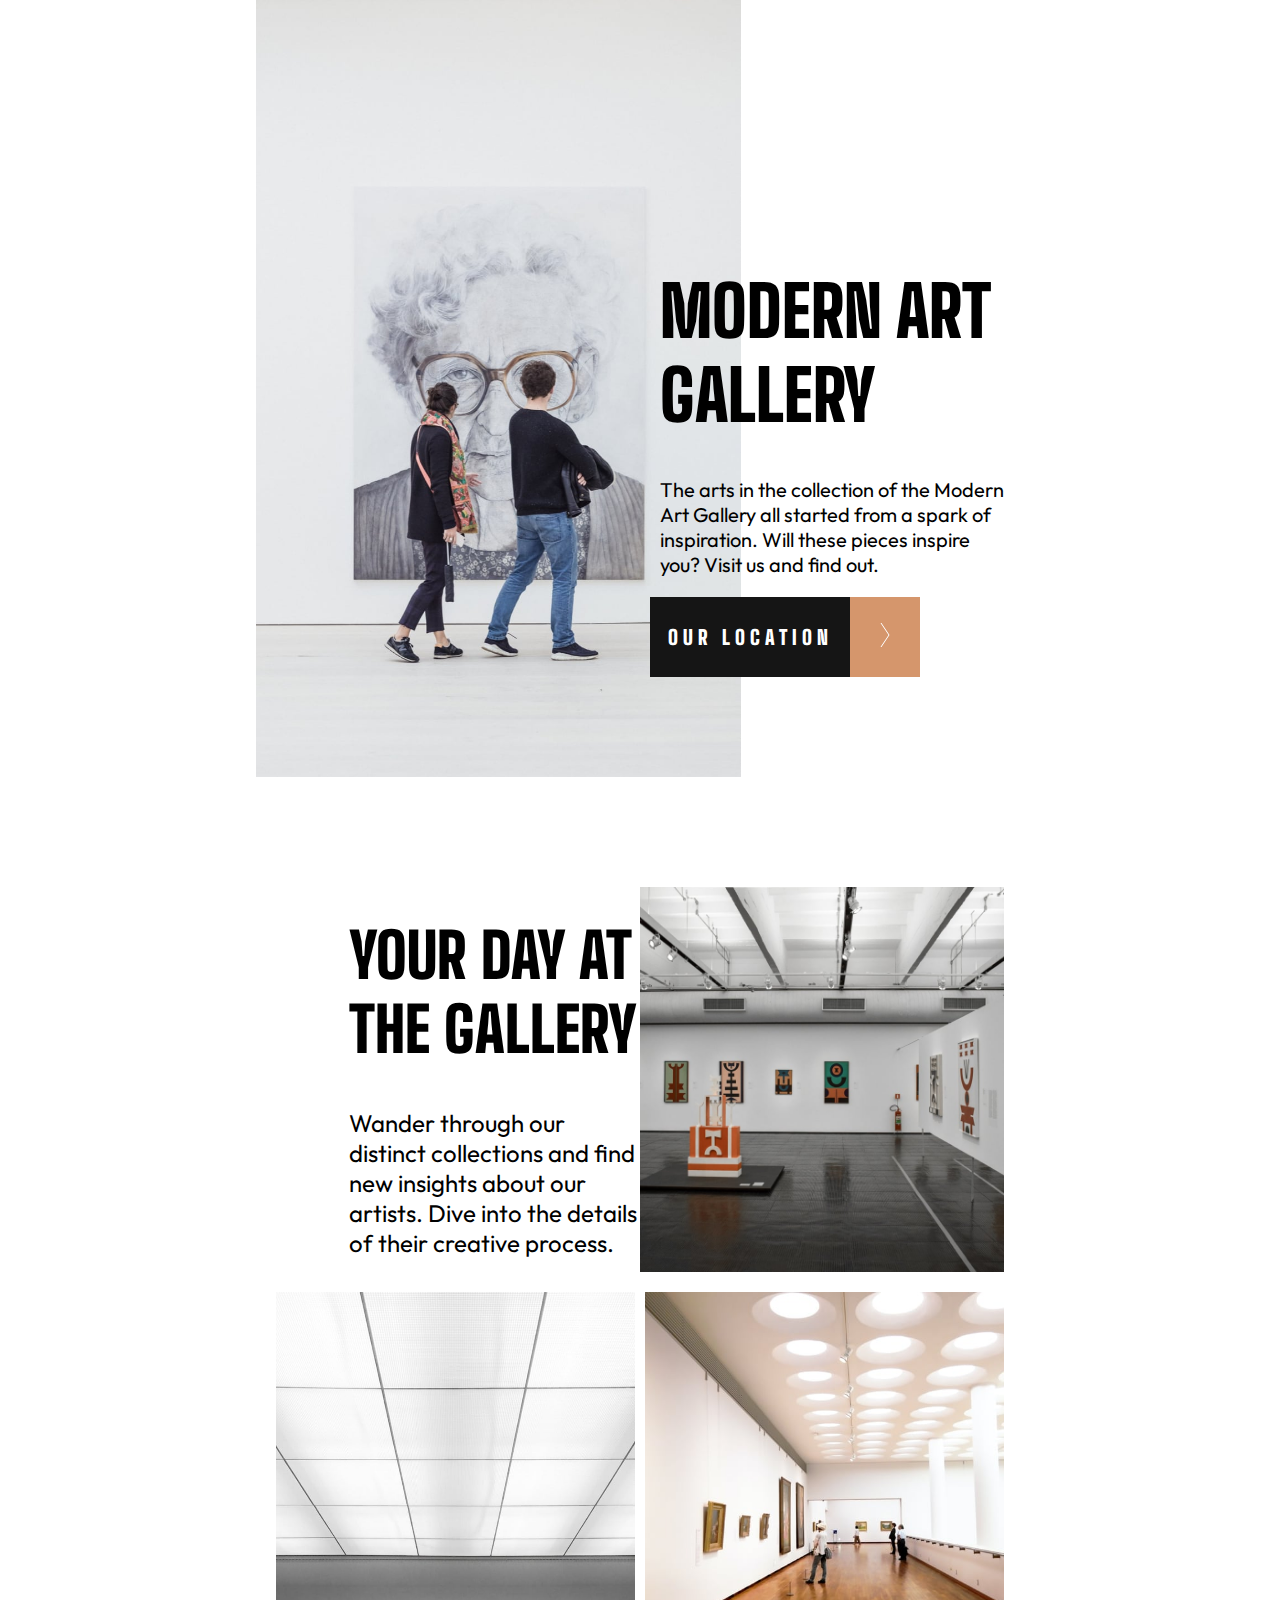
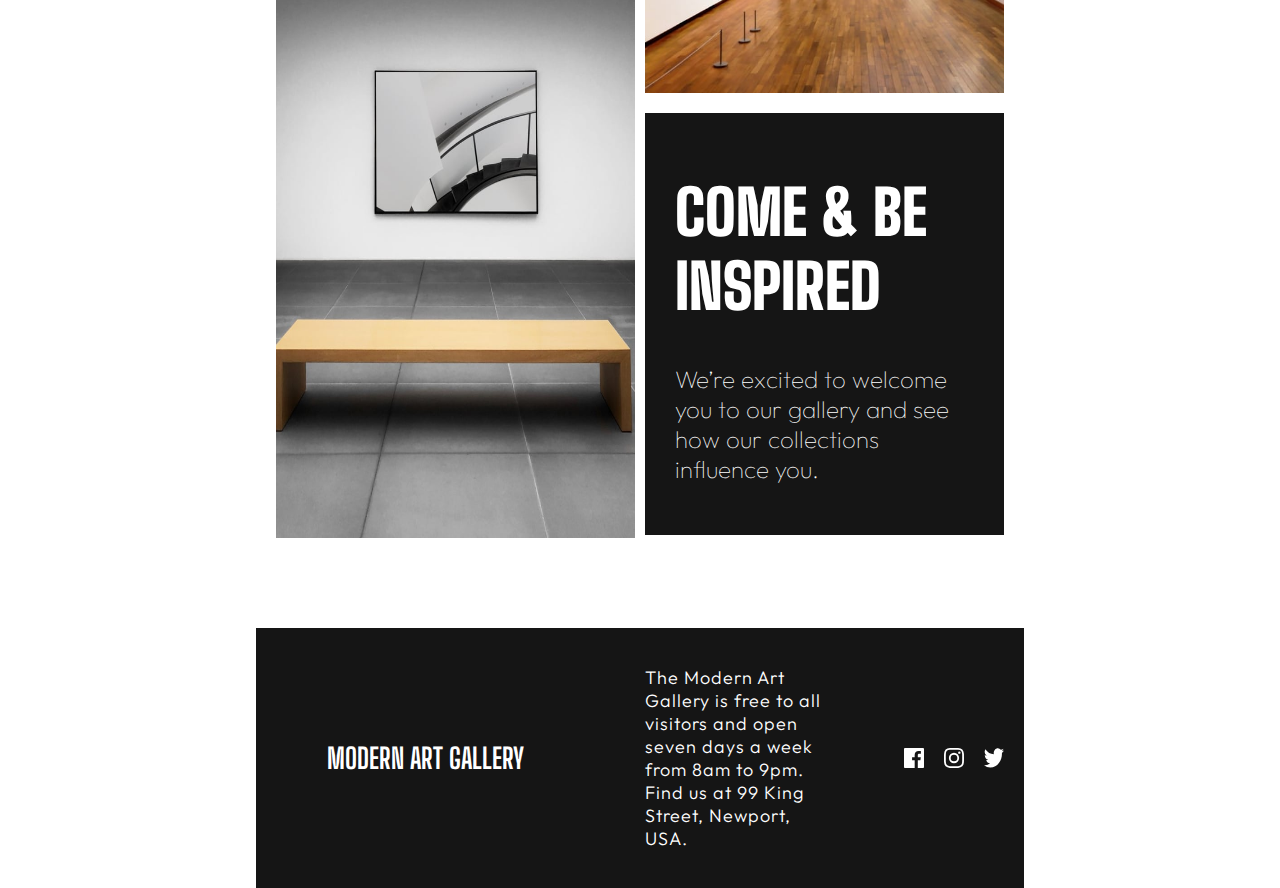
<file: index.html>
<!DOCTYPE html>
<html lang="en">
<head>
  <meta charset="UTF-8">
  <meta name="viewport" content="width=device-width, initial-scale=1.0">

  <link rel="icon" type="image/png" sizes="32x32" href="./assets/favicon-32x32.png">
  <link rel="stylesheet" href="style.css">
  <link rel="preconnect" href="https://fonts.googleapis.com">
  <link rel="preconnect" href="https://fonts.gstatic.com" crossorigin>
  <link href="https://fonts.googleapis.com/css2?family=Big+Shoulders+Display:wght@500;700;900&family=Outfit:wght@100;200;300&display=swap" rel="stylesheet">
  <title>Frontend Mentor | Art gallery website</title>
</head>
<body>
  <header>
    <!-- <img class="hero" src="./assets/mobile/image-hero@2x.jpg" alt="hero"> -->
    <div class="maincard">
      <div class="tittle">
        <h1>Modern Art Gallery</h1>
      </div>
      <div class="subtittle">
        <p>The arts in the collection of the Modern Art Gallery all started 
        from a spark of inspiration. Will these pieces inspire you? Visit 
        us and find out.</p>
      </div>
      <div id="location">
      <a class="button__text" href="./location.html">
      <button class="button__big">Our location</button>
      <button class="button__small"><img src="./assets/icon-arrow-right.svg" alt="arrow-right"></button></a>
      </div>
    </div>
  </header>
  <div id="container">
  <div class="whitecard">
    <img class="grid1" src="./assets/mobile/image-grid-1@2x.jpg" alt="grid">
    <img class="grid1m" src="./assets/tablet/image-grid-1@2x.jpg" alt="gridm">
    <img class="grid1l" src="./assets/desktop/image-grid-1@2x.jpg" alt="grid1">
    <div class="whitecard__text">
      <h1>Your day at the gallery</h1>
      <p>Wander through our distinct collections and find new insights about 
      our artists. Dive into the details of their creative process.</p>
    </div>
  </div>
    <div class="gallerygrid">
      <img class="grid2" src="./assets/mobile/image-grid-2@2x.jpg" alt="grid2">
      <img class="grid2m" src="./assets/tablet/image-grid-2@2x.jpg" alt="grid2m">
      <img class="grid2l" src="./assets/desktop/image-grid-2@2x.jpg" alt="grid2l">
      <img class="grid3" src="./assets/mobile/image-grid-3@2x.jpg" alt="grid3">
      <img class="grid3m" src="./assets/tablet/image-grid-3@2x.jpg" alt="grid3m">
      <img class="grid3l" src="./assets/desktop/image-grid-3@2x.jpg" alt="grid3l">
      <div class="blackcard">
        <h1 class="whitetxt">Come &amp; be inspired</h1>
        <p>We’re excited to welcome you to our gallery and see how our collections 
        influence you.</p>
      </div>
    </div>
  </div>
  <footer>
    <div class="footercard">
      <h4>Modern Art Gallery</h4>
      <p>The Modern Art Gallery is free to all visitors and open seven days a week 
      from 8am to 9pm. Find us at 99 King Street, Newport, USA.</p>
    </div>
    <div class="socials">
      <img src="./assets/icon-facebook.svg" alt="face">
      <img src="./assets/icon-instagram.svg" alt="face">
      <img src="./assets/icon-twitter.svg" alt="face">
    </div>
  </footer>
</body>
</html>
</file>
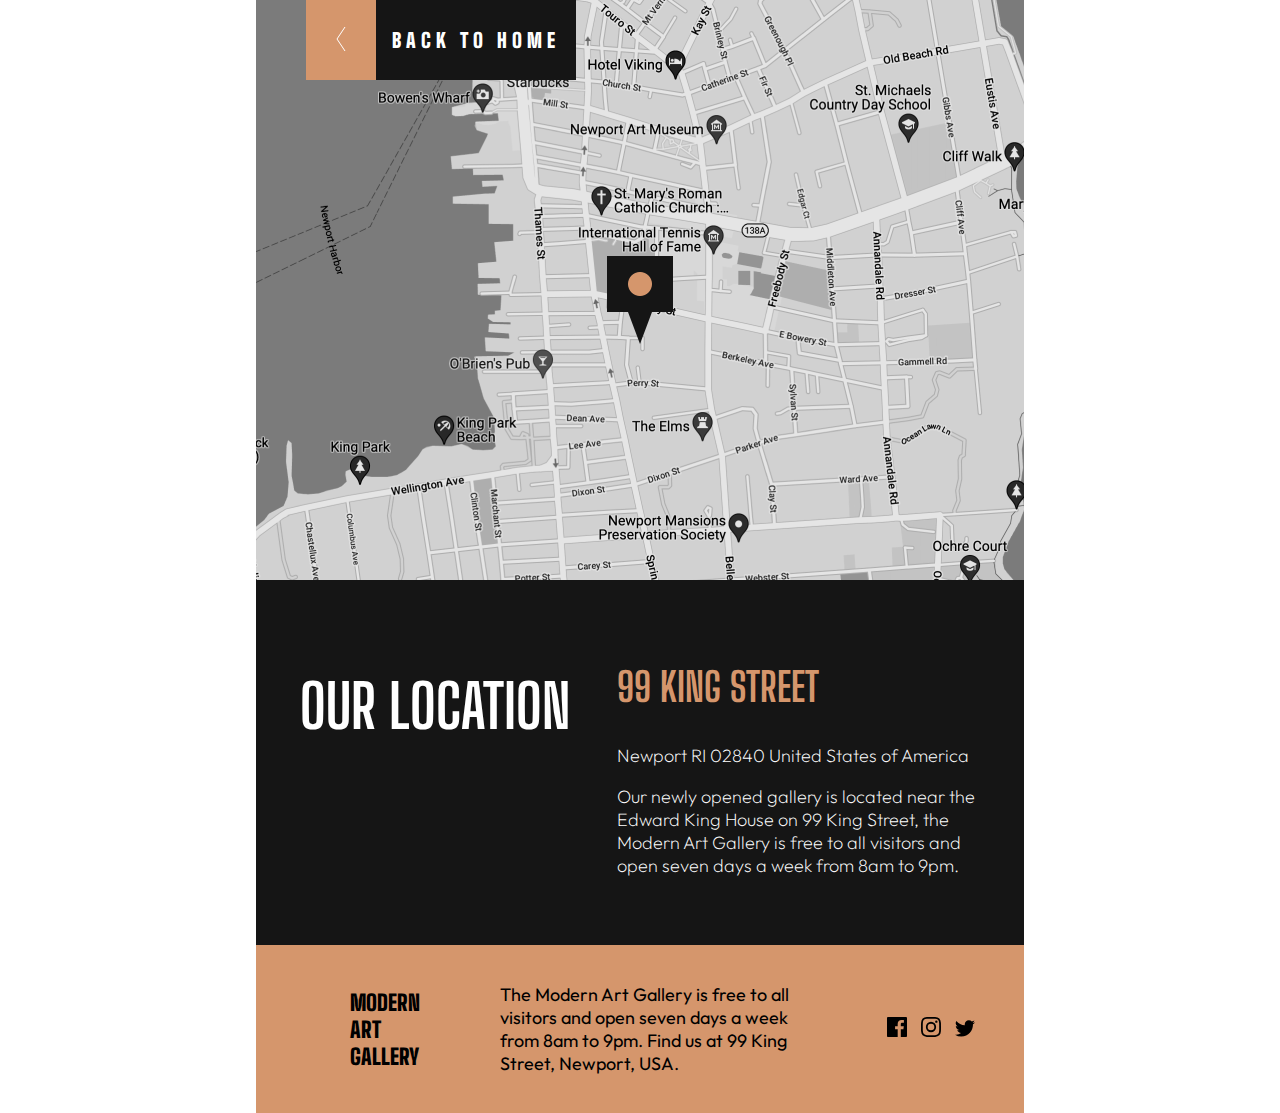
<file: location.html>
<!DOCTYPE html>
<html lang="en">
<head>
  <meta charset="UTF-8">
  <meta name="viewport" content="width=device-width, initial-scale=1.0">
  <link rel="stylesheet" href="location.css">
  <link rel="icon" type="image/png" sizes="32x32" href="./assets/favicon-32x32.png">
  <link rel="preconnect" href="https://fonts.googleapis.com">
  <link rel="preconnect" href="https://fonts.gstatic.com" crossorigin>
  <link href="https://fonts.googleapis.com/css2?family=Big+Shoulders+Display:wght@500;700;900&family=Outfit:wght@100;200;300&display=swap" rel="stylesheet">
  <title>Frontend Mentor | Art gallery website</title>
</head>
<body>
  <div id="locheader">
    <a class="button__text"  href="./index.html">
      <button class="button__small"><img src="./assets/icon-arrow-left.svg" alt="arrow-left"></button>
      <button class="button__big">Back to Home</button>
    </a>
  </div>
  <div class="card__black">
    <div class="tittle">
      <h1>Our location</h1>
    </div>
    <div class="subtittle">
      <h2>99 King Street</h2>
      <p>Newport
        RI 02840
        United States of America
      </p>
      <p>      
        Our newly opened gallery is located near the Edward King House on 99 King 
        Street, the Modern Art Gallery is free to all visitors and open seven days 
        a week from 8am to 9pm.
      </p>
    </div>
  </div>
  <footer>
    <div class="footercard">
    <div class="footer__text">
      <div class="left"><h3>Modern Art Gallery</h3></div>
      <div class="mid"><p>The Modern Art Gallery is free to all visitors and open seven days a week 
      from 8am to 9pm. Find us at 99 King Street, Newport, USA.</p></div>
    </div>
    <div class="socials">
    <img src="./assets/icon-facebook.svg" alt="facebook">
    <img src="./assets/icon-instagram.svg" alt="instagram">
    <img src="./assets/icon-twitter.svg" alt="twitter">
    </div>
  </div>
  </footer>

</body>
</html>
</file>
<file: style.css>
:root{
    --Gold: #D5966C;
    --Almost-black: #151515;
    --Dark-Gray: #444444;
    --White: #FFFFFF;
}
body{
    margin: 0 auto;
    padding: 0;
    box-sizing: border-box;
    max-width: 400px;
}
h1{
    text-transform: uppercase;
    font-weight: 900;
}
header{
    background-image: url(./assets/mobile/image-hero@2x.jpg);
    background-repeat: no-repeat;
    background-position: top center;
    background-size: contain;
    display: flex;
    flex-direction: column;
}
header h1{
    font-family: 'Big Shoulders Display', sans-serif;
    font-size: 70px;
    margin: 20px;
    margin-top: 70%;
}
header p{
    font-family: 'Outfit', sans-serif;
    margin: 20px;
    font-size: 20px;
}
.herom{
    display: none;
}
#location{
    display: inline-flex;
    margin: 0 10px;
    height: 80px;
    width: 200px;
    margin-bottom: 100px;
}
.button__big{
    transition: all ease 0.3s;
    background-color: var(--Almost-black);
    border: none;
    outline: none;
    width: 200px;
    height: 80px;
    color: var(--White);
    text-transform: uppercase;
    font-family: 'Big Shoulders Display', sans-serif;
    font-weight: 900;
    font-size: 20px;
    letter-spacing: 5px;
    cursor: pointer;
}
.button__text{
    cursor: pointer;
    display: flex;
    text-decoration: none;
}
.button__small{
    cursor: pointer;
    border: none;
    background-color: var(--Gold);
    width: 70px;
    transition: ease 0.5s;
}
.button__big:hover{
    background-color: var(--Gold);
}
.button__small:hover{
    background-color: var(--Almost-black);
}

/* ------------------------------- CONTAINER ------------------------------ */
#container{
    display: flex;
    flex-direction: column;
    margin: 20px 15px ;
}
#container img{
    margin: 10px 0;
}
#container h1{
    font-family: 'Big Shoulders Display', sans-serif;
    font-size: 62px;
}
#container p{
    font-family: 'Outfit', sans-serif;
    font-size: 24px;
}
.grid1{
    width: 100%;
}
.grid2{
    width: 100%;
}
.grid3{
    width: 100%;
}
.grid1m, .grid1l{
    display: none;
}
.grid2m, .grid2l{
    display: none;
}
.grid3m, .grid3l{
    display: none;
}
.blackcard{
    padding: 20px 30px;
    background-color: var(--Almost-black);
}
.blackcard p{
    font-weight: 100;
    color: var(--White);
}
.whitetxt{
    color: var(--White);
}
/* ----------------------------- FOOTER ------------------------- */

footer{
    margin-top: 100px;
    background-color: var(--Almost-black);
    color: var(--White);
    font-family: 'Big Shoulders Display', sans-serif;
    padding: 20px 10px;
}
footer h4{
    text-transform: uppercase;
    font-size: 28px;
    font-weight: bolder;
}
footer p{
    font-family: 'Outfit', sans-serif;
    font-size: 18px;
    letter-spacing: 1px;
    font-weight: 300;
}
.socials img{
    cursor: pointer;
    padding: 10px;
    transition: linear 0.1s;
}
.socials img:hover{
    filter: brightness(0) saturate(100%) invert(75%) sepia(10%) saturate(1994%) hue-rotate(334deg) brightness(87%) contrast(90%);
}

/* ------------------------------- MEDIUM DEVICES ------------------------------- */

@media screen and (min-width: 800px){
    .hero{
        display: none;
    }
    .herom{
    display: flex;
    width: 50%;
}
    body{
        max-width: 768px;
    }
    header{
        background-image: url(./assets/tablet/image-hero@2x.jpg);
        background-repeat: no-repeat;
        background-size: contain;
        flex-direction: row;
        background-position: left;
    }
    #container{
        margin: 100px 20px;
    }
    .maincard{
        display: flex;
        flex-direction: column;
        /* max-width: 50%; */
        margin-left: 50%;
    }
    .whitecard{
        display: flex;
        flex-direction: row-reverse;
        justify-content: space-between;
    }
    .whitecard__text{
        max-width: 400px;
        margin: 0;
        padding: 0;
        margin-left: 10%;
        align-self: center;
    }
    .grid1, .grid1l{
        display: none;
    }
    .grid2, .grid2l{
        display: none;
    }
    .grid3, .grid3l{
        display: none;
    }
    .grid1m{
    display: block;
    width: 50%;
    }
    .gallerygrid{
        gap: 10px;
        display: grid;
        grid-template-columns: 1fr 1fr;
        grid-template-rows: 1fr, 1fr;
    }
    .grid2m{
        height: 100%;
        width: 100%;
        display: flex;
        grid-row: 1/3;
        grid-column: 1;
    }
    .grid3m{
        width: 100%;
        display: block;
        grid-row: 1/2;
        grid-column: 2;
    }
    .blackcard{
        height: 92%;
        grid-column: 2;
        grid-row: 2;
    }
    footer{
        display: flex;
        flex-direction: row;
        justify-content: space-around;
        align-items: center;

    }
    .footercard{
        display: flex;
        justify-content: space-around;
        /* max-width: 70%; */
        align-items: center;
    }
    .footer h1{
        max-width: 30%;
    }
    .footercard p{
        max-width: 30%;
    }
    .socials{
        max-width: 30%;
        display: flex;
    }
}

/* -------------------------------------- DESKTOPS ----------------------------------- */
@media screen and (min-width:1281px) {
    body{
        max-width: 1440px;
    }
    header{
        background: url(./assets/desktop/image-hero@2x.jpg), linear-gradient(to right, #000000 0%, #000000 50%, #ffffff 50%, #ffffff 100%), no-repeat, center;
        background-size: contain;
        background-repeat: no-repeat;
        background-position: center;
        width: 100%;
    }
    #container{
        margin: 5% 5%;
    }
    .maincard{
        margin: 0 auto;
        display: grid;
        grid-template-columns: 1fr 1fr;
        grid-template-rows: 1fr 1fr;
    }
    .tittle{
        grid-column: 1;
    }
    .tittle h1{
        color: var(--White);
        margin: 100px 250px;
        justify-self: start;
        align-self: center;
        display: grid;
        font-size: 100px;
    }
    .subtittle{
        grid-column: 2;
        align-self: flex-end;
        justify-self: center;
        max-width: 500px;
    }
    .subtittle p{
        font-size: 24px;
    }
    #location{
        grid-column: 2;
        align-self: start;
        justify-self: center;
    }
    .grid1, .grid1m{
        display: none;
    }
    .grid2, .grid2m{
        display: none;
    }
    .grid3, .grid3m{
        display: none;
    }
    .grid1l{
    display: block;
    width: 50%;
    }
    .grid2l{
        height: 99.3%;
        width: 100%;
        display: flex;
        grid-row: 1/3;
        grid-column: 1;
    }
    .grid3l{
        width: 100%;
        display: block;
        grid-row: 1/2;
        grid-column: 2;
    }
    .blackcard{
        height: 600px;
        grid-column: 2;
        grid-row: 2;
        margin: 0;
        display: flex;
        flex-direction: column;
    }
    .blackcard p{
        display: flex;
        justify-content: center;
    }
    .whitetxt{
        margin-top: 20%;
        display: flex;
        justify-content: center;
    }
}
</file>
<file: location.css>
:root{
    --Gold: #D5966C;
    --Almost-black: #151515;
    --Dark-Gray: #444444;
    --White: #FFFFFF;
}
body{
    margin: 0 auto;
    padding: 0;
    box-sizing: border-box;
    max-width: 400px;
}
#locheader{
    display: flex;
    background-image: url(./assets/mobile/image-map@2x.png);
    background-repeat: no-repeat;
    background-size: cover;
    padding-bottom: 500px;
}
.button__text{
    display: flex;
    text-decoration: none;
}
.button__big{
    padding: 0;
    margin: 0;
    transition: all ease 0.3s;
    background-color: var(--Almost-black);
    border: none;
    outline: none;
    width: 200px;
    height: 80px;
    color: var(--White);
    text-transform: uppercase;
    font-family: 'Big Shoulders Display', sans-serif;
    font-size: 20px;
    letter-spacing: 5px;
    cursor: pointer;
    font-weight: 900;
}
.button__small{
    height: 80px;
    padding: 0;
    margin: 0;
    cursor: pointer;
    border: none;
    background-color: var(--Gold);
    width: 70px;
    transition: ease 0.5s;
}
.card__black{
    padding: 50px 20px;
    font-family: 'Big Shoulders Display', sans-serif;
    font-weight: 900;
    background-color: var(--Almost-black);
}
.card__black h1{
    color: var(--White);
    text-transform: uppercase;
    font-size: 60px;
}
.card__black h2{
    color: var(--Gold);
    text-transform: uppercase;
    font-size: 40px;
}
.card__black p{
    font-family: 'Outfit', sans-serif;
    color: var(--White);
    font-weight: 200;
    font-size: 18px;
}
footer{
    background-color: var(--Gold);
    padding: 20px 20px;
}
footer h3{
    text-transform: uppercase;
    font-family: 'Big Shoulders Display', sans-serif;
    font-size: 22px;
    max-width: 100px;
    font-weight: 900;
}
footer p{
    font-family: 'Outfit', sans-serif;
    font-size: 18px;
}
.socials img{
    filter: invert(1);
    padding: 0 5px;
    cursor: pointer;
}

/* --------------------------- MEDIUM DEVICES ------------------------------ */
@media screen and (min-width: 800px) {
    body{
    max-width: 768px;
    }
    #locheader{
        background-image: url(./assets/tablet/image-map@2x.png);
    }
    .button__text{
        margin-left: 50px;
    }
    .card__black{
        display: flex;
        justify-content: space-around;
    }
    .tittle{
        max-width: 50%;
    }
    .subtittle{
        max-width: 50%;
    }
    .footercard{
        display: flex;
        justify-content: center;
    }
    .footer__text{
        display: flex;
        align-items: center;
        max-width: 80%
    }
    .left{
        margin: 0 50px;
    }
    .mid{
        max-width: 50%;
    }
    .socials{
        align-self: center;
        max-width: 30%;
    }
}

/* ----------------------------------------- DESKTOPS ------------------------------------ */

@media screen and (min-width: 1281px) {
    body{
    max-width: 1440px;
    }
    #locheader{
        background-image: url(./assets/desktop/image-map@2x.png);
    }
}
</file>
